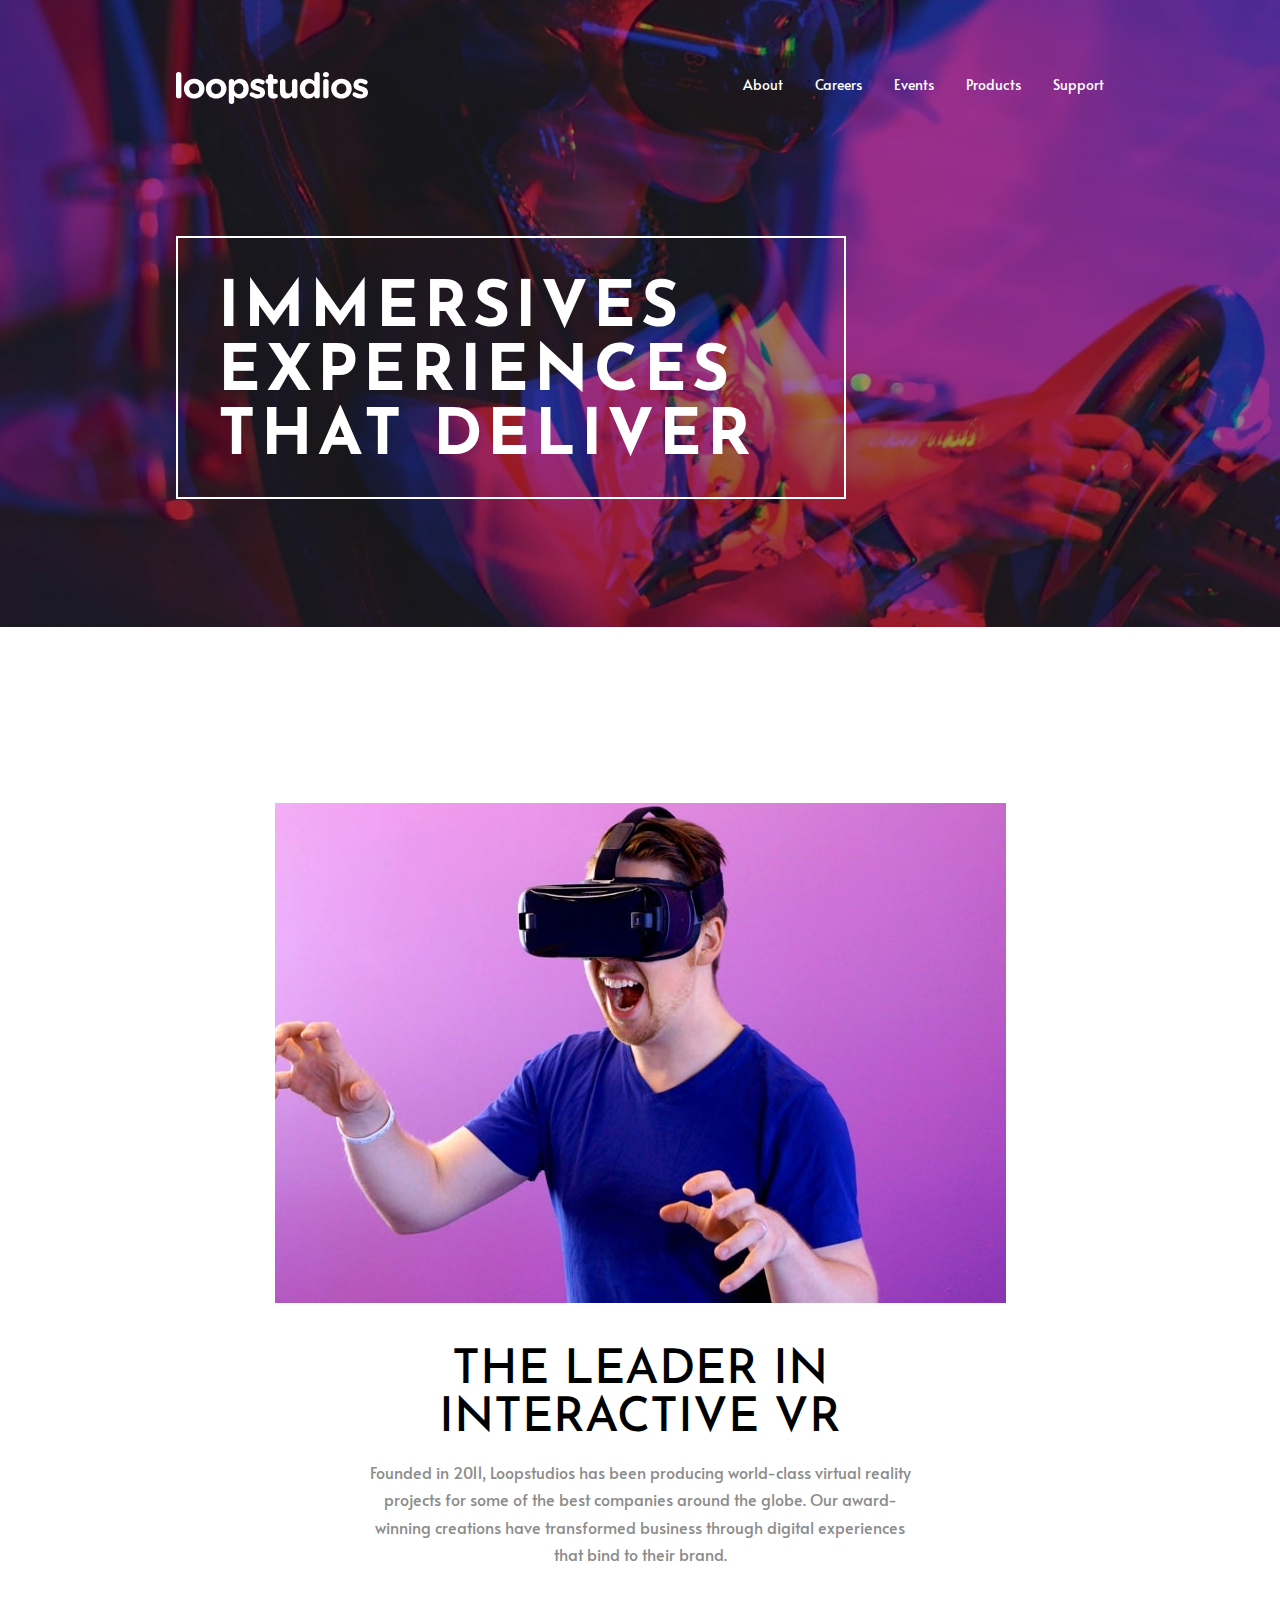
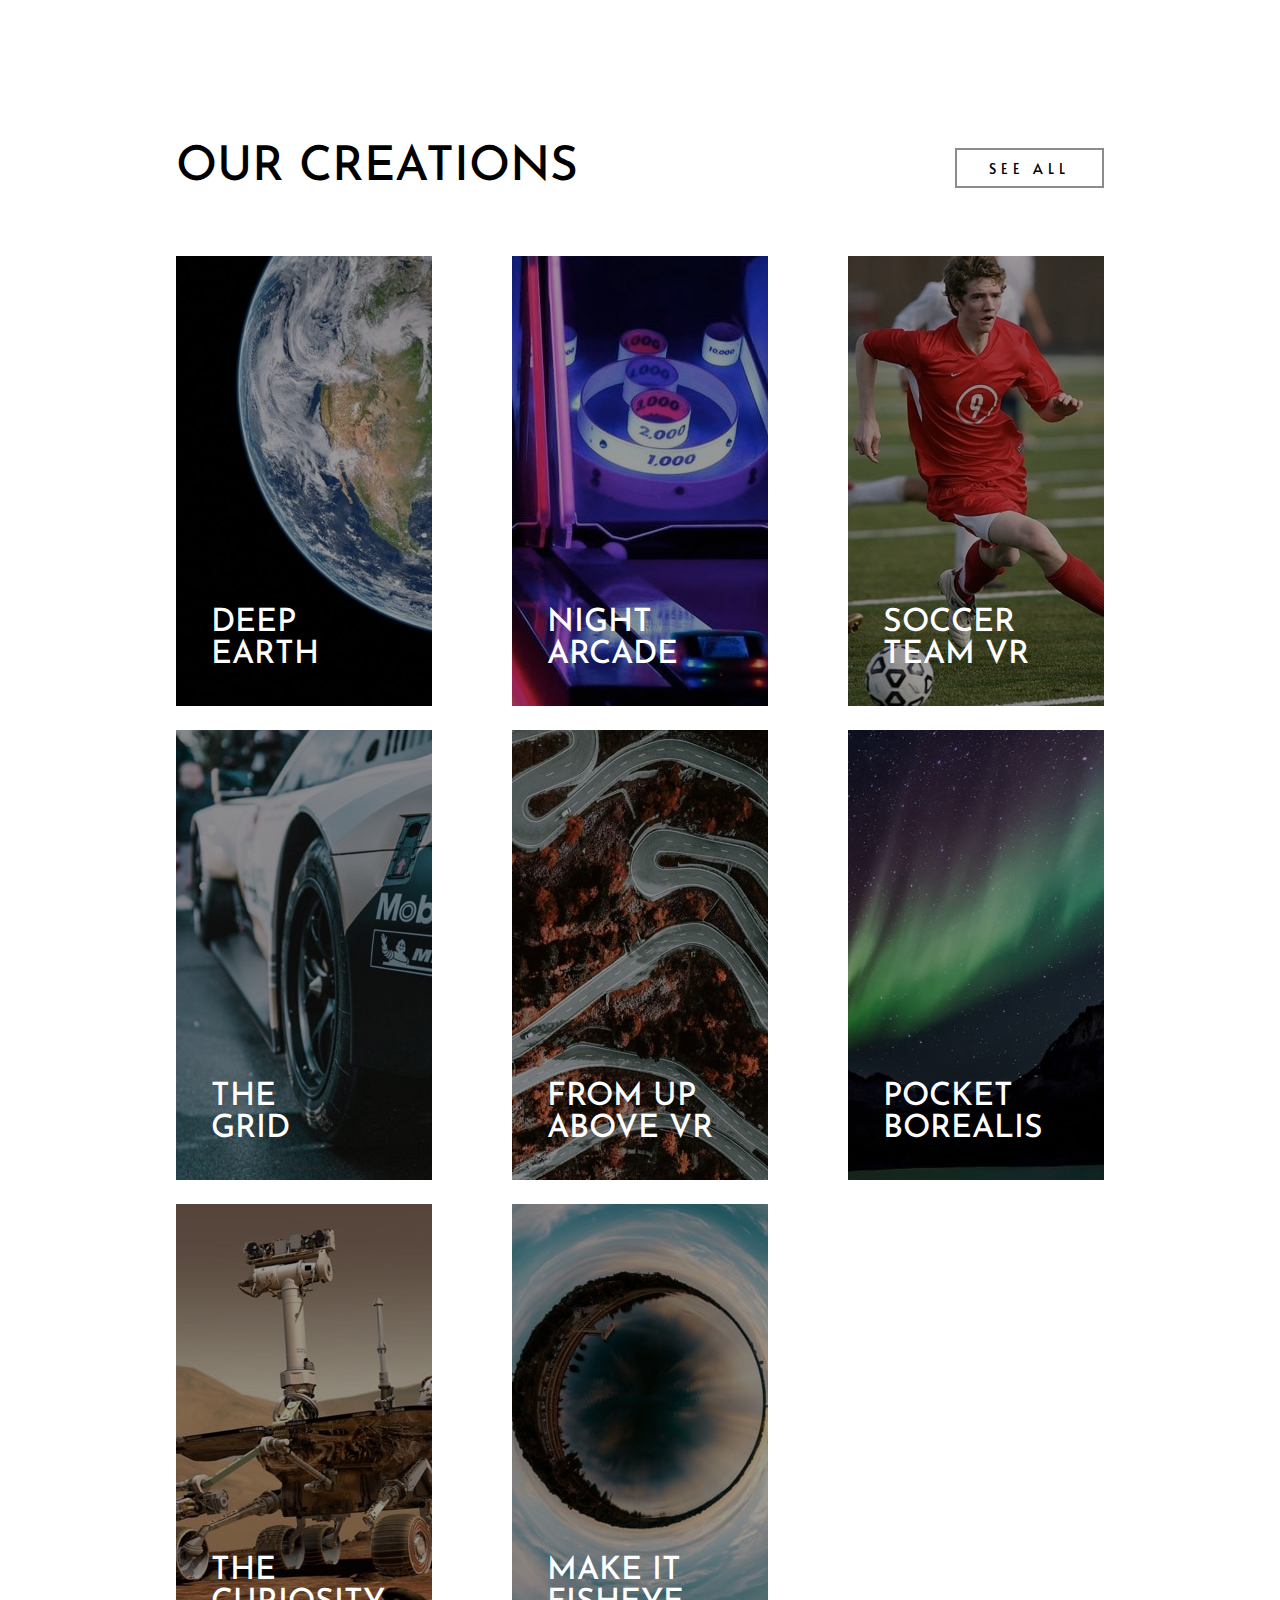
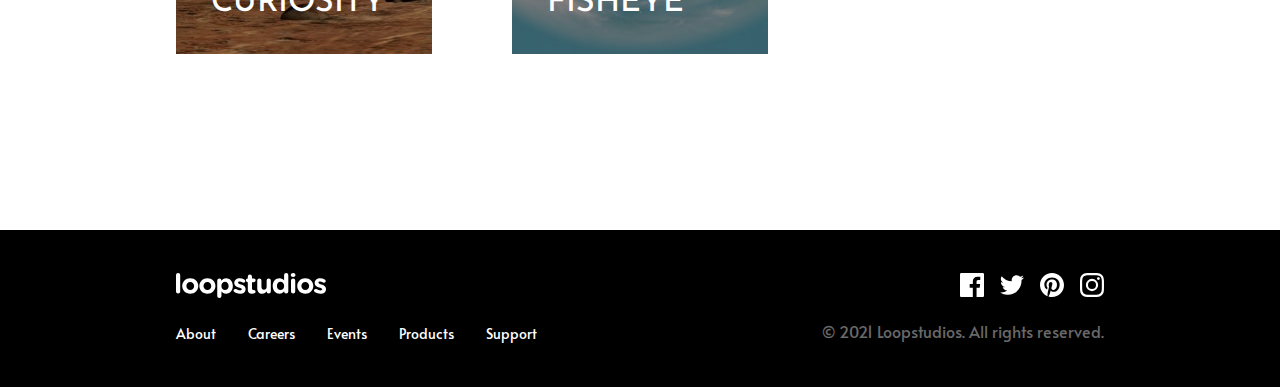
<file: loopstudios/index.html>
<!DOCTYPE html>
<html lang="en">
  <head>
    <meta charset="UTF-8" />
    <meta http-equiv="X-UA-Compatible" content="IE=edge" />
    <meta name="viewport" content="width=device-width, initial-scale=1.0" />
    <title>Loopstudios</title>
    <link rel="stylesheet" href="./styles/styles.css" />
    <link rel="stylesheet" href="./styles/responsive.css" />
    <script src="./src/index.js" defer></script>
  </head>
  <body>
    <section id="home" class="container">
      <header class="header">
        <nav class="navigation-menu">
          <div class="logo">
            <a class="logo" href="./index.html">
              <img src="./assets/imgs/logo.svg" alt="" />
            </a>
          </div>
          <ul id="header-menu" class="menu">
            <li>
              <a href="#about"> About </a>
            </li>
            <li>
              <a href="#careers"> Careers </a>
            </li>
            <li>
              <a href="#events"> Events </a>
            </li>
            <li>
              <a href="#products"> Products </a>
            </li>
            <li>
              <a href="#support"> Support </a>
            </li>
          </ul>
          <button class="hamburger-open">
            <img src="./assets/imgs/icon-hamburger.svg" alt="" />
          </button>
          <button class="hamburger-close">
            <img src="./assets/imgs/icon-close.svg" alt="" />
          </button>
        </nav>
      </header>
      <h1 class="main-title">
        Immersives <br />
        experiences <br />
        that deliver
      </h1>
    </section>
    <section id="about" class="container">
      <div class="about-img">
        <img src="./assets/imgs/desktop/image-interactive.jpg" alt="" />
      </div>
      <div class="about-content">
        <h2>The leader in interactive vr</h2>
        <p>
          Founded in 2011, Loopstudios has been producing world-class virtual
          reality projects for some of the best companies around the globe. Our
          award-winning creations have transformed business through digital
          experiences that bind to their brand.
        </p>
      </div>
    </section>
    <section id="our-creations" class="container">
      <div class="our-creations-content">
        <header class="our-creations-header">
          <h2>Our creations</h2>
          <button class="our-creations-button">See all</button>
        </header>
        <div class="cards">
          <div class="card">
            <img
              class="card-img desktop-img"
              src="./assets/imgs/desktop/image-deep-earth.jpg"
              alt=""
            />

            <img
              class="card-img mobile-img"
              src="./assets/imgs/mobile/image-deep-earth.jpg"
              alt=""
            />
            <h3>
              deep <br />
              Earth
            </h3>
          </div>
          <div class="card">
            <img
              class="card-img desktop-img"
              src="./assets/imgs/desktop/image-night-arcade.jpg"
              alt=""
            />

            <img
              class="card-img mobile-img"
              src="./assets/imgs/mobile/image-night-arcade.jpg"
              alt=""
            />
            <h3>
              Night <br />
              arcade
            </h3>
          </div>
          <div class="card">
            <img
              class="card-img desktop-img"
              src="./assets/imgs/desktop/image-soccer-team.jpg"
              alt=""
            />

            <img
              class="card-img mobile-img"
              src="./assets/imgs/mobile/image-soccer-team.jpg"
              alt=""
            />
            <h3>
              Soccer <br />
              team VR
            </h3>
          </div>
          <div class="card">
            <img
              class="card-img desktop-img"
              src="./assets/imgs/desktop/image-grid.jpg"
              alt=""
            />

            <img
              class="card-img mobile-img"
              src="./assets/imgs/mobile/image-grid.jpg"
              alt=""
            />
            <h3>
              The <br />
              Grid
            </h3>
          </div>
          <div class="card">
            <img
              class="card-img desktop-img"
              src="./assets/imgs/desktop/image-from-above.jpg"
              alt=""
            />

            <img
              class="card-img mobile-img"
              src="./assets/imgs/mobile/image-from-above.jpg"
              alt=""
            />
            <h3>
              From up <br />
              above VR
            </h3>
          </div>
          <div class="card">
            <img
              class="card-img desktop-img"
              src="./assets/imgs/desktop/image-pocket-borealis.jpg"
              alt=""
            />

            <img
              class="card-img mobile-img"
              src="./assets/imgs/mobile/image-pocket-borealis.jpg"
              alt=""
            />
            <h3>
              Pocket <br />
              Borealis
            </h3>
          </div>
          <div class="card">
            <img
              class="card-img desktop-img"
              src="./assets/imgs/desktop/image-curiosity.jpg"
              alt=""
            />

            <img
              class="card-img mobile-img"
              src="./assets/imgs/mobile/image-curiosity.jpg"
              alt=""
            />
            <h3>
              The <br />
              curiosity
            </h3>
          </div>
          <div class="card">
            <img
              class="card-img desktop-img"
              src="./assets/imgs/desktop/image-fisheye.jpg"
              alt=""
            />

            <img
              class="card-img mobile-img"
              src="./assets/imgs/mobile/image-fisheye.jpg"
              alt=""
            />
            <h3>
              Make it <br />
              fisheye
            </h3>
          </div>
        </div>
        <button class="our-creations-button-mobile">See all</button>
      </div>
    </section>
    <footer class="footer container">
      <div class="footer-content">
        <nav class="footer-nav">
          <div class="footer-logo">
            <a href="./index.html">
              <img src="./assets/imgs/logo.svg" alt="" />
            </a>
          </div>
          <ul class="menu">
            <li>
              <a href="#about"> About </a>
            </li>
            <li>
              <a href="#careers"> Careers </a>
            </li>
            <li>
              <a href="events"> Events </a>
            </li>
            <li>
              <a href="#products"> Products </a>
            </li>
            <li>
              <a href="#support"> Support </a>
            </li>
          </ul>
        </nav>
        <div class="social-medias-and-terms">
          <div class="social-medias">
            <ul>
              <li>
                <a href="#">
                  <img src="./assets/imgs/icon-facebook.svg" alt="" />
                </a>
              </li>
              <li>
                <a href="#">
                  <img src="./assets/imgs/icon-twitter.svg" alt="" />
                </a>
              </li>
              <li>
                <a href="#">
                  <img src="./assets/imgs/icon-pinterest.svg" alt="" />
                </a>
              </li>
              <li>
                <a href="#">
                  <img src="./assets/imgs/icon-instagram.svg" alt="" />
                </a>
              </li>
            </ul>
          </div>
          <p>&copy; 2021 Loopstudios. All rights reserved.</p>
        </div>
      </div>
    </footer>
  </body>
</html>
</file>
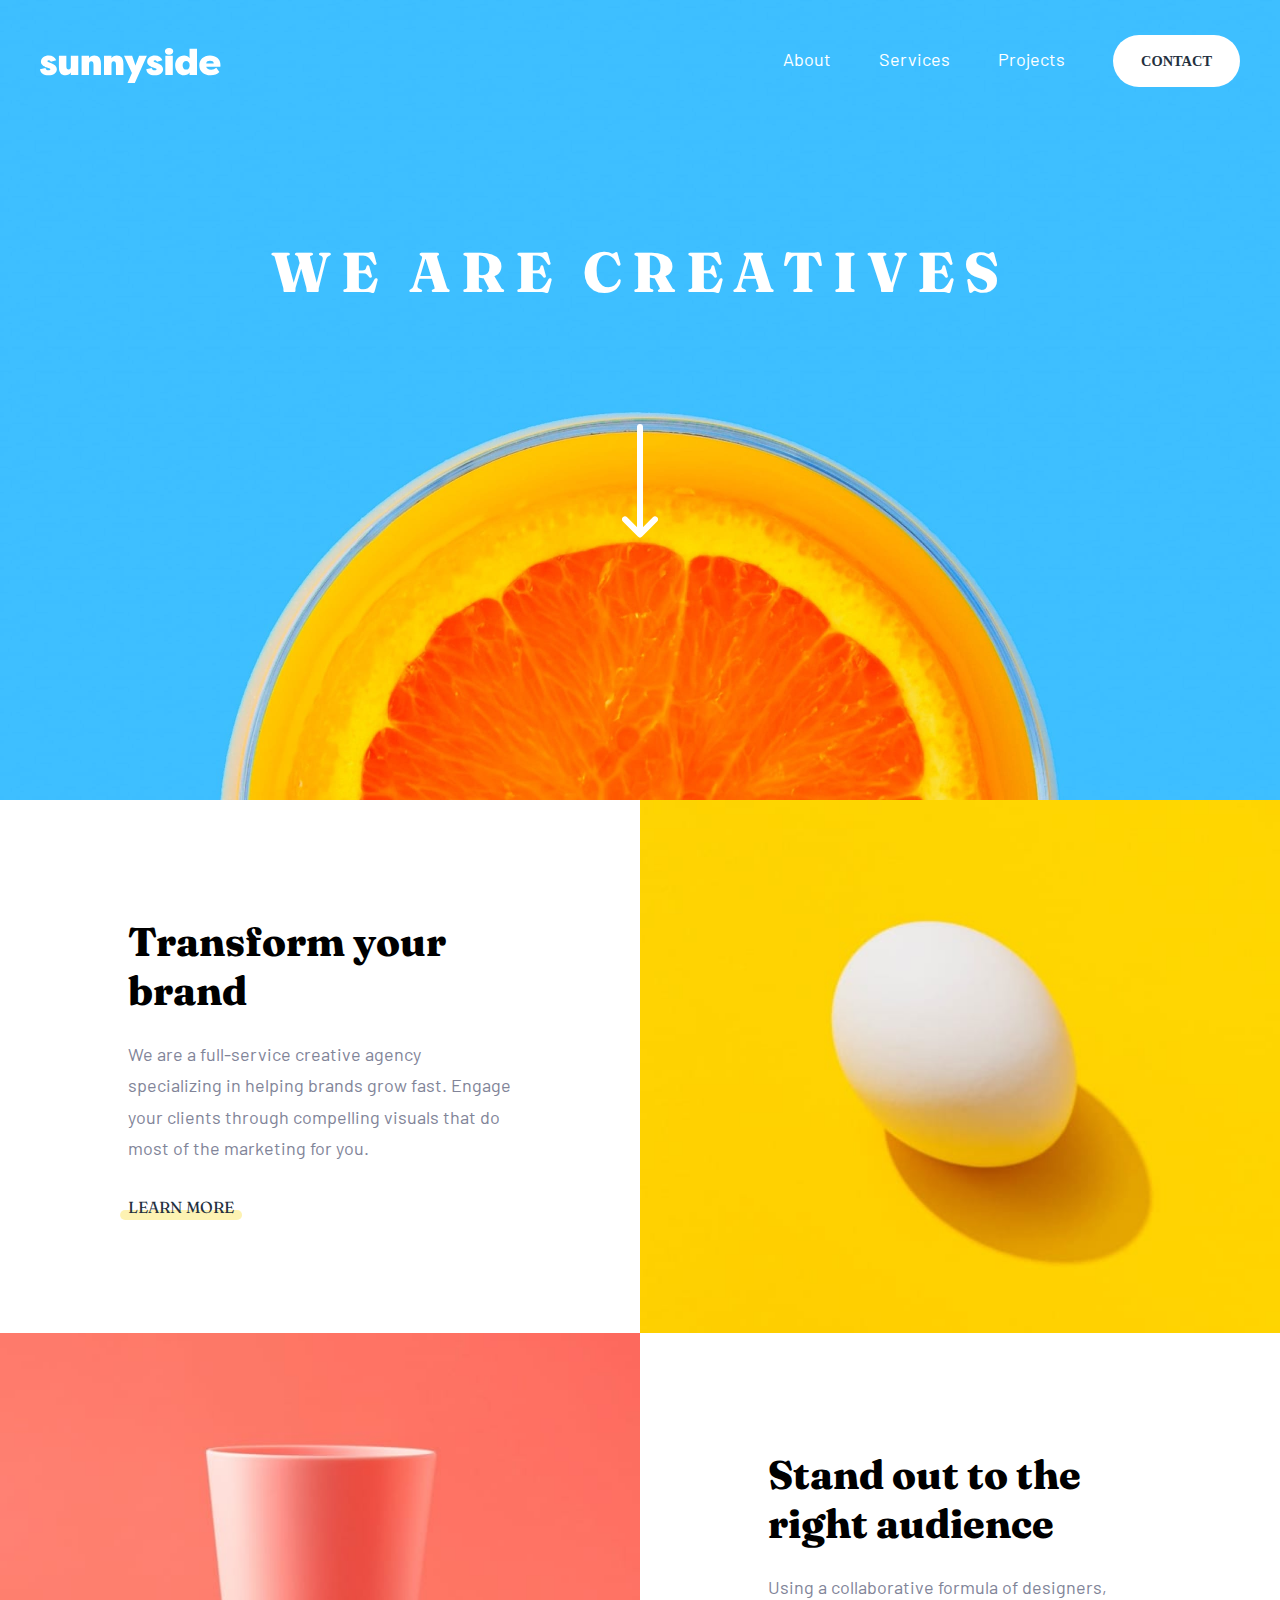
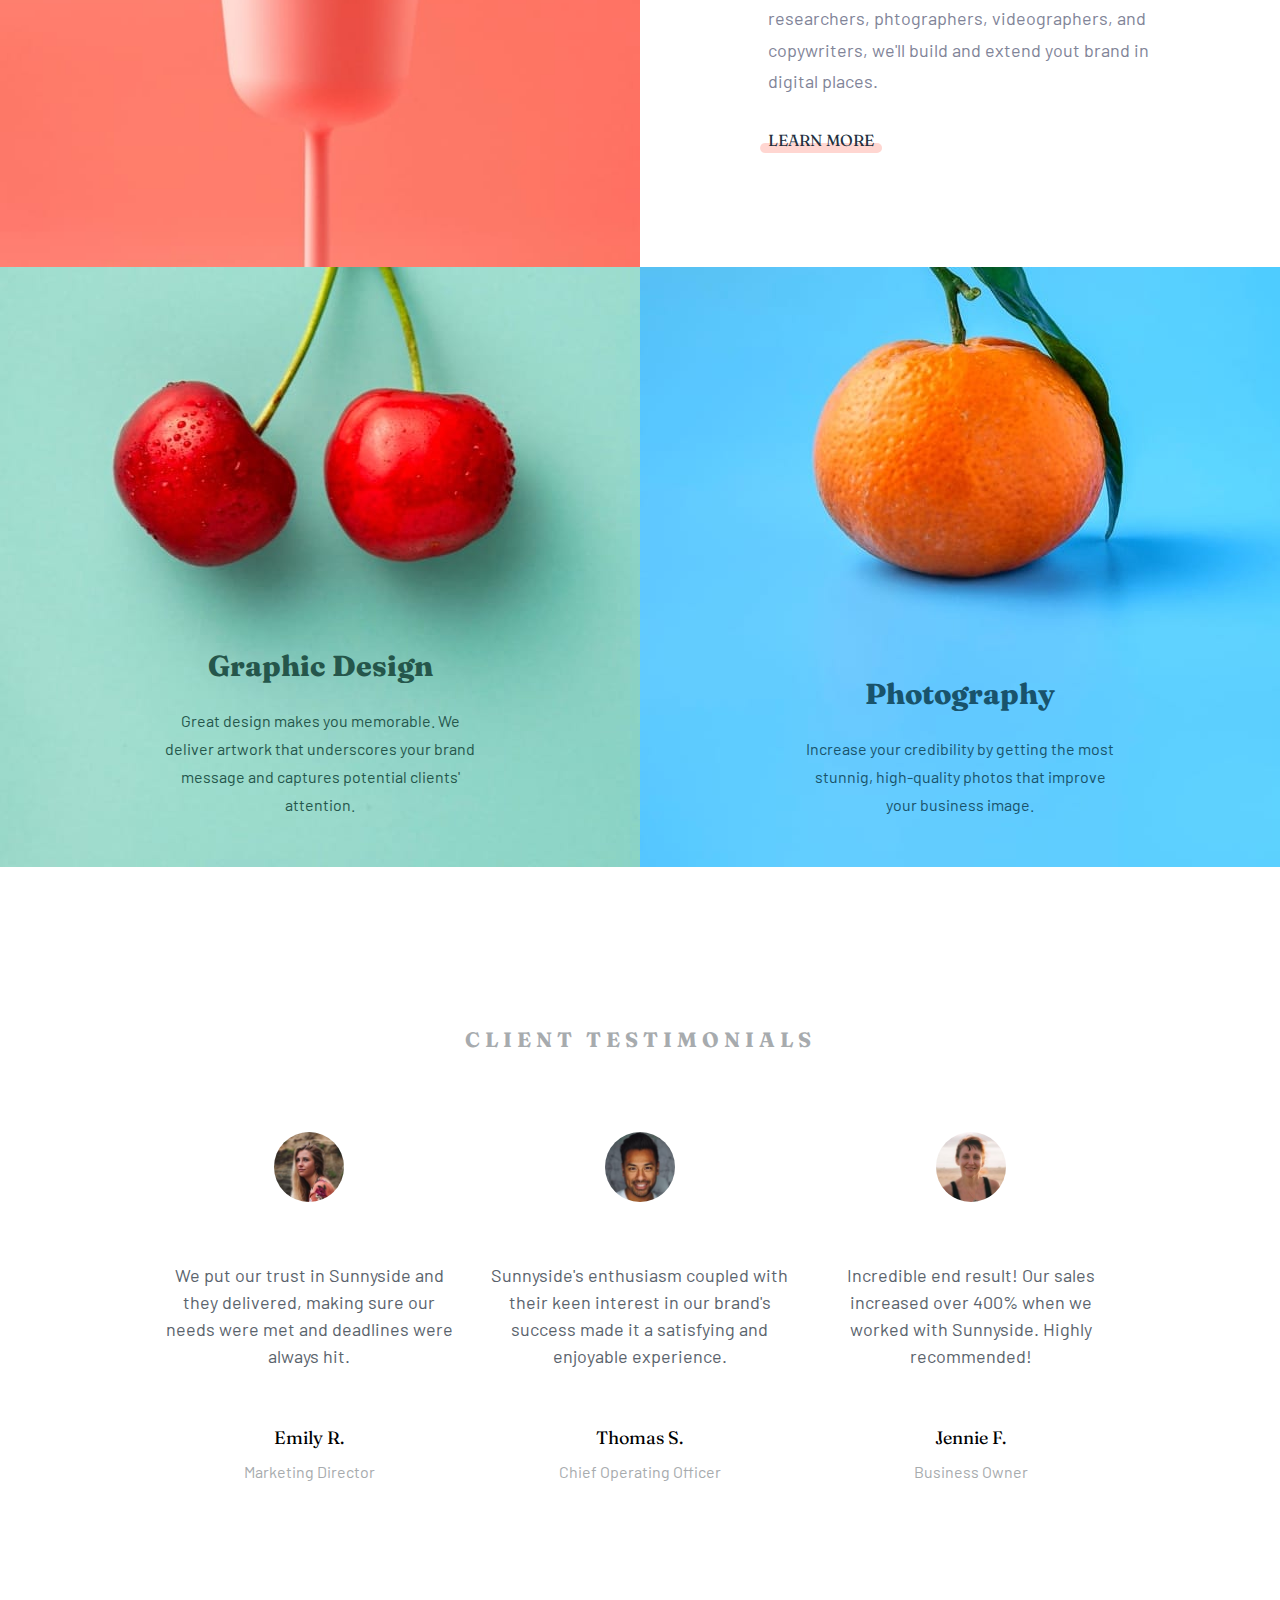
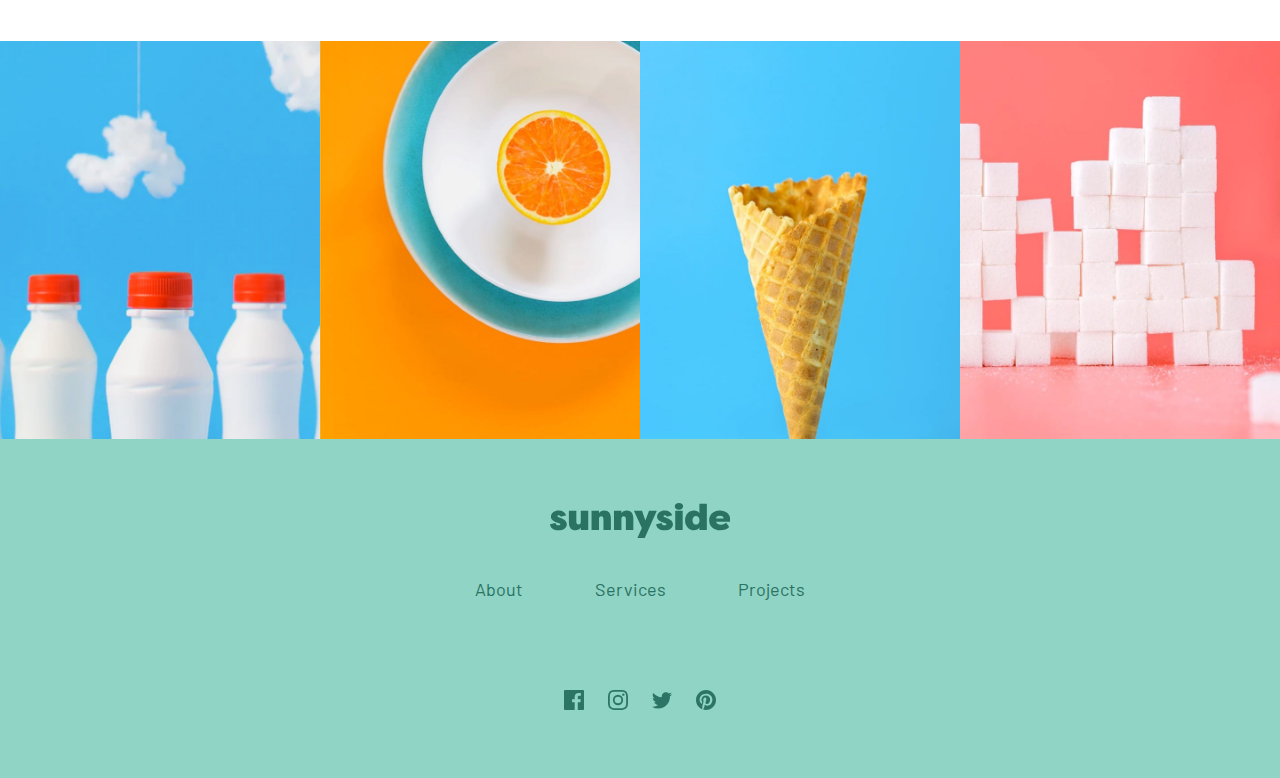
<file: sunnysideLP/index.html>
<!DOCTYPE html>
<html lang="en">
  <head>
    <meta charset="UTF-8" />
    <meta http-equiv="X-UA-Compatible" content="IE=edge" />
    <meta name="viewport" content="width=device-width, initial-scale=1.0" />
    <link rel="stylesheet" href="./styles/styles.css" />
    <link rel="stylesheet" href="./styles/responsive.css" />
    <script src="./src/index.js" defer></script>
    <link
      rel="shortcut icon"
      href="./assets/imgs/favicon-32x32.png"
      type="image/x-icon"
    />
    <title>Sunnyside</title>
  </head>
  <body>
    <section class="home">
      <header class="home-header">
        <div class="logo">
          <a href="index.html"
            ><img src="./assets/imgs/logo.svg" alt="Logo Sunnyside"
          /></a>
        </div>
        <nav id="menu" class="">
          <ul>
            <li><a href="#">About</a></li>
            <li><a href="#">Services</a></li>
            <li><a href="#">Projects</a></li>
            <li><a class="contact-button">Contact</a></li>
          </ul>
        </nav>
        <div class="hamburger">
          <button class="hamburger-btn">
            <img src="./assets/imgs/icon-hamburger.svg" alt="menu" />
          </button>
        </div>
      </header>

      <div class="title-home">
        <h1>We are creatives</h1>
        <a href="#services">
          <img src="./assets/imgs/icon-arrow-down.svg" alt="arrow down" />
        </a>
      </div>
    </section>
    <section id="services" class="services">
      <div class="services-content">
        <div>
          <h2>Transform your brand</h2>
          <p>
            We are a full-service creative agency specializing in helping brands
            grow fast. Engage your clients through compelling visuals that do
            most of the marketing for you.
          </p>
          <a class="anchor-transform-your-brand" href="#">Learn more</a>
        </div>
      </div>
      <div class="egg-image">
        <img
          src="./assets/imgs/desktop/image-transform.jpg"
          alt="an egg image"
        />
      </div>
      <div>
        <img
          src="./assets/imgs/desktop/image-stand-out.jpg"
          alt="a pink glass image"
        />
      </div>
      <div class="services-content">
        <div>
          <h2>Stand out to the right audience</h2>
          <p>
            Using a collaborative formula of designers, researchers,
            phtographers, videographers, and copywriters, we'll build and extend
            yout brand in digital places.
          </p>
          <a class="anchor-stand-out" href="#">Learn more</a>
        </div>
      </div>
      <div class="other-services graphic-design">
        <div>
          <h3 class="design-text">Graphic design</h3>
          <p class="design-text">
            Great design makes you memorable. We deliver artwork that
            underscores your brand message and captures potential clients'
            attention.
          </p>
        </div>
      </div>
      <div class="other-services photography">
        <div>
          <h3 class="photography-text">Photography</h3>
          <p class="photography-text">
            Increase your credibility by getting the most stunnig, high-quality
            photos that improve your business image.
          </p>
        </div>
      </div>
    </section>
    <section class="testimonials">
      <h2>Client testimonials</h2>
      <div class="testimonials-cards">
        <div class="testimonial">
          <img src="./assets/imgs/image-emily.jpg" alt="an Emily photo" />
          <p>
            We put our trust in Sunnyside and they delivered, making sure our
            needs were met and deadlines were always hit.
          </p>
          <div class="testimonial-author">
            <span class="name">Emily R.</span>
            <span class="profession">Marketing Director</span>
          </div>
        </div>
        <div class="testimonial">
          <img src="./assets/imgs/image-thomas.jpg" alt="a Thomas photo" />
          <p>
            Sunnyside's enthusiasm coupled with their keen interest in our
            brand's success made it a satisfying and enjoyable experience.
          </p>
          <div class="testimonial-author">
            <span class="name">Thomas S.</span>
            <span class="profession">Chief Operating Officer</span>
          </div>
        </div>
        <div class="testimonial">
          <img src="./assets/imgs/image-jennie.jpg" alt="a Jennie photo" />
          <p>
            Incredible end result! Our sales increased over 400% when we worked
            with Sunnyside. Highly recommended!
          </p>
          <div class="testimonial-author">
            <span class="name">Jennie F.</span>
            <span class="profession">Business Owner</span>
          </div>
        </div>
      </div>
    </section>
    <section class="other-imgs">
      <img
        src="./assets/imgs/desktop/image-gallery-milkbottles.jpg"
        alt="milk bottles image"
      />
      <img
        src="./assets/imgs/desktop/image-gallery-orange.jpg"
        alt="orange image"
      />
      <img
        src="./assets/imgs/desktop/image-gallery-cone.jpg"
        alt="ice cream cone image"
      />
      <img
        src="./assets/imgs/desktop/image-gallery-sugarcubes.jpg"
        alt="sugar cubes image"
      />
    </section>

    <footer>
      <div class="footer-container">
        <div class="logo">
          <a href="index.html">
            <svg xmlns="http://www.w3.org/2000/svg" viewbox="0 0 124 24">
              <path
                d="M5.857 18.708c1.638 0 2.995-.36 4.07-1.08 1.075-.721 1.613-1.769 1.613-3.144-.083-1.855-1.464-3.246-4.144-4.173l-1.44-.597c-.314-.1-.538-.198-.67-.298a.45.45 0 01-.198-.373c0-.414.273-.62.819-.62.678 0 1.182.347 1.513 1.043l3.698-1.044c-.893-2.22-2.614-3.329-5.162-3.329-1.522 0-2.788.398-3.797 1.193C1.15 7.08.645 8.116.645 9.39c0 .398.058.766.174 1.106.116.34.29.638.521.894.232.257.455.48.67.671.215.19.488.369.82.534.33.166.582.286.756.36.174.075.41.162.707.261l.422.15 1.49.546c.363.133.6.244.707.335a.449.449 0 01.16.36c0 .431-.404.647-1.215.647-1.191 0-1.903-.53-2.134-1.59L0 14.509c.463 2.8 2.416 4.2 5.857 4.2zm11.636 0c1.638 0 2.845-.63 3.623-1.888v1.615h5.112V5.366h-5.112v7.156c0 1.474-.505 2.21-1.514 2.21-1.026 0-1.539-.736-1.539-2.21V5.366h-5.112v7.653c0 3.793 1.514 5.69 4.542 5.69zm16.103-.273V11.28c0-1.475.504-2.212 1.513-2.212 1.026 0 1.54.737 1.54 2.212v7.155h5.111v-7.652c0-3.793-1.513-5.69-4.541-5.69-1.638 0-2.846.63-3.623 1.888V5.366h-5.113v13.069h5.113zm15.383 0V11.28c0-1.475.504-2.212 1.514-2.212 1.025 0 1.538.737 1.538 2.212v7.155h5.113v-7.652c0-3.793-1.514-5.69-4.542-5.69-1.638 0-2.846.63-3.623 1.888V5.366h-5.113v13.069h5.113zM64.958 24l8.289-18.634H67.91l-2.532 6.684-2.258-6.684h-5.584l5.435 11.802L59.944 24h5.014zm13.67-5.292c1.638 0 2.995-.36 4.07-1.08 1.076-.721 1.614-1.769 1.614-3.144-.083-1.855-1.465-3.246-4.145-4.173l-1.44-.597c-.314-.1-.537-.198-.67-.298a.45.45 0 01-.198-.373c0-.414.273-.62.819-.62.678 0 1.183.347 1.514 1.043l3.698-1.044c-.894-2.22-2.614-3.329-5.162-3.329-1.522 0-2.788.398-3.797 1.193-1.01.795-1.514 1.83-1.514 3.105 0 .398.058.766.173 1.106.116.34.29.638.522.894.231.257.455.48.67.671.215.19.488.369.819.534.33.166.583.286.757.36.173.075.41.162.707.261l.422.15 1.489.546c.364.133.6.244.707.335a.449.449 0 01.161.36c0 .431-.405.647-1.216.647-1.19 0-1.902-.53-2.134-1.59l-3.723.844c.464 2.8 2.416 4.2 5.857 4.2zm9.8-14.137c.91 0 1.613-.215 2.11-.646.495-.43.744-.977.744-1.64 0-.678-.24-1.23-.72-1.651C90.082.21 89.371 0 88.428 0c-.943 0-1.655.211-2.135.634-.48.422-.72.973-.72 1.652 0 .662.249 1.209.745 1.64.497.43 1.2.645 2.11.645zm2.556 13.864V5.366H85.87v13.069h5.113zm7.74.273c1.737 0 2.977-.63 3.722-1.888v1.615h5.112V.472h-5.112v6.534c-.745-1.275-1.985-1.913-3.723-1.913-1.753 0-3.214.642-4.38 1.926-1.166 1.283-1.75 2.91-1.75 4.882 0 1.97.584 3.598 1.75 4.882 1.166 1.283 2.627 1.925 4.38 1.925zm1.39-3.9c-.729 0-1.312-.274-1.75-.82-.439-.547-.658-1.243-.658-2.087 0-.845.215-1.54.645-2.087.447-.547 1.034-.82 1.762-.82s1.311.273 1.75.82c.438.546.657 1.242.657 2.087 0 .844-.219 1.54-.657 2.087-.439.546-1.022.82-1.75.82zm16.698 3.9c2.597 0 4.624-.754 6.08-2.26l-2.11-2.833c-1.042.845-2.217 1.267-3.524 1.267-.992 0-1.799-.224-2.42-.67-.62-.448-.93-.879-.93-1.293h9.604c.083-.298.124-.687.124-1.167 0-2.054-.674-3.677-2.022-4.87-1.349-1.193-3.073-1.789-5.175-1.789-2.25 0-4.028.671-5.335 2.013-1.307 1.341-1.961 2.956-1.961 4.844 0 1.938.69 3.549 2.072 4.833 1.382 1.283 3.247 1.925 5.597 1.925zm2.208-8.149h-5.112c.033-.613.298-1.08.794-1.404.496-.323 1.084-.484 1.762-.484.678 0 1.266.165 1.762.497.497.331.761.795.794 1.391z"
                fill="#FFF"
                fill-rule="nonzero"
              />
            </svg>
          </a>
        </div>
        <nav>
          <ul>
            <li><a href="#">About</a></li>
            <li><a href="#">Services</a></li>
            <li><a href="#">Projects</a></li>
          </ul>
          <ul class="social-medias">
            <li>
              <a href="#"
                ><img src="./assets/imgs/icon-facebook.svg" alt="Facebook icon"
              /></a>
            </li>
            <li>
              <a href="#"
                ><img
                  src="./assets/imgs/icon-instagram.svg"
                  alt="Instagram icon"
              /></a>
            </li>
            <li>
              <a href="#"
                ><img src="./assets/imgs/icon-twitter.svg" alt="Twitter icon"
              /></a>
            </li>
            <li>
              <a href="#"
                ><img
                  src="./assets/imgs/icon-pinterest.svg"
                  alt="Pinterest icon"
              /></a>
            </li>
          </ul>
        </nav>
      </div>
    </footer>
  </body>
</html>
</file>
<file: loopstudios/styles/styles.css>
@import url('https://fonts.googleapis.com/css2?family=Alata&family=Josefin+Sans:wght@300&display=swap');

:root {
  --white: hsl(0, 0%, 100%);
  --black: hsl(0, 0%, 0%);
  --dark-gray: hsl(0, 0%, 55%);
  --very-dark-gray: hsl(0, 0%, 41%);
  --font-size: 15px;
  --font-family: 'Alata';
  --font-family-2: 'Josefin Sans';
}

html {
  scroll-behavior: smooth;
}

* {
  margin: 0;
  padding: 0;
  box-sizing: border-box;
}

.container {
  padding: 0rem 11rem;
}

#home {
  position: relative;
  margin-bottom: 11rem;
  padding-bottom: 8rem;
}

#home::before {
  content: '';
  position: absolute;
  top: 0;
  left: 0;
  right: 0;

  z-index: -1;

  background-image: url('../assets/imgs/desktop/image-hero.jpg');
  background-size: cover;
  background-repeat: no-repeat;
  background-position: center;
  width: 100%;
  height: 100%;

  filter: brightness(60%);
}

.header {
  font-family: var(--font-family);
  padding-top: 4.5rem;
}

.header .logo {
  z-index: 4;
}

.navigation-menu {
  display: flex;
  justify-content: space-between;
}

.menu {
  display: flex;
  gap: 2rem;
  list-style: none;
}

#header-menu {
  display: flex;
}

#header-menu.active {
  visibility: visible;

  flex-direction: column;
  justify-content: center;

  padding-left: 2.5rem;

  position: absolute;
  background-color: var(--black);
  left: 0;
  z-index: 3;
  width: 100%;
}

#header-menu.active li a {
  font-size: 2rem;
  text-transform: uppercase;
  font-family: var(--font-family-2);
}

.menu li a {
  color: var(--white);
  text-decoration: none;
  font-size: 0.9rem;
  position: relative;
}

.menu li a::after {
  content: '';
  width: 0px;
  height: 2px;
  background-color: var(--white);
  position: absolute;
  left: 50%;
  bottom: -0.5rem;
  transform: translate(-50%, 0);

  transition: 0.5s;
}

.menu li a:hover::after {
  width: 25px;
}

.hamburger-open,
.hamburger-close {
  display: none;
  background-color: transparent;
  cursor: pointer;
  border: none;
  outline: none;
}

.hamburger-open img,
.hamburger-close img {
  width: 40px;
}

.hamburger-open.disabled {
  display: none;
}

.hamburger-close {
  display: none;
  z-index: 4;
}

.hamburger-close.active {
  display: block;
}

.main-title {
  color: var(--white);
  border: 2px solid var(--white);
  display: inline-block;
  padding: 2.5rem 5.5rem 1.7rem 2.5rem;
  font-size: 4rem;
  text-transform: uppercase;
  font-family: var(--font-family-2);
  letter-spacing: 5px;
  margin: 8rem 0rem 0rem 0rem;
}

#about {
  margin-bottom: 11rem;
  position: relative;
}

.about-content {
  background-color: var(--white);
  position: absolute;
  width: 550px;
  padding: 5.5rem 0rem 0rem 5.5rem;
  right: 11rem;
  bottom: 4px;
}

.about-content h2 {
  text-transform: uppercase;
  font-family: var(--font-family-2);
  font-weight: 500;
  font-size: 3rem;
  margin-bottom: 1rem;
}

.about-content p {
  font-family: var(--font-family);
  color: var(--dark-gray);
  line-height: 1.7;
}

#our-creations {
  margin-bottom: 11rem;
}

.our-creations-content {
  display: flex;
  flex-direction: column;
}

.our-creations-header {
  display: flex;
  justify-content: space-between;
  align-items: center;
  margin-bottom: 4rem;
}

.our-creations-button,
.our-creations-button-mobile {
  background-color: var(--white);
  padding: 0.5rem 2rem;
  border: 2px solid var(--dark-gray);
  cursor: pointer;
  text-transform: uppercase;
  letter-spacing: 5px;
  font-family: var(--font-family);
  font-size: 0.9rem;

  transition: 0.6s;
}

.our-creations-button:hover,
.our-creations-button-mobile:hover {
  color: var(--white);
  background-color: var(--black);
  border-color: var(--black);
}

.our-creations-button-mobile {
  display: none;
  align-self: center;
  padding: 1rem 3rem;
  margin-top: 2.5rem;
}

.our-creations-content h2 {
  text-transform: uppercase;
  font-family: var(--font-family-2);
  font-size: 3rem;
  font-weight: 500;
}

.cards {
  display: grid;
  grid-template-columns: auto auto auto auto;
  justify-content: space-between;
  gap: 1.5rem;
}

.card {
  position: relative;
  cursor: pointer;
  color: var(--white);

  transition: 0.6s;
}

.card:hover {
  color: var(--black);
}

.card::before {
  content: '';
  position: absolute;
  top: 0;
  left: 0;
  right: 0;

  background-color: var(--white);

  z-index: 2;
  width: 100%;
  height: 100%;

  opacity: 0%;

  transition: 0.6s;
}

.card:hover::before {
  opacity: 65%;
}

.card-img {
  filter: brightness(60%);
}

.card .desktop-img {
  display: block;
}

.card .mobile-img {
  display: none;
}

.cards .card h3 {
  font-family: var(--font-family-2);
  font-size: 2rem;
  font-weight: 500;
  text-transform: uppercase;
  line-height: 1;
  position: absolute;
  z-index: 2;
  left: 35px;
  bottom: 35px;
}

.footer {
  background-color: var(--black);
  color: var(--white);
  font-family: var(--font-family);
}

.footer-content {
  padding: 2.7rem 0rem;
  display: flex;
  justify-content: space-between;
}

.footer-logo {
  margin-bottom: 1.2rem;
}

.footer-logo img {
  height: 25px;
}

.social-medias-and-terms p {
  color: var(--very-dark-gray);
}

.social-medias {
  display: flex;
  justify-content: end;
  margin-bottom: 1.2rem;
}

.social-medias ul {
  list-style: none;
  display: flex;
  align-items: center;
  gap: 1rem;
}

.social-medias ul li a {
  position: relative;
}

.social-medias ul li a::after {
  content: '';
  width: 0%;
  height: 2px;
  background-color: var(--white);
  position: absolute;
  left: 0;
  bottom: -0.4rem;

  transition: 0.6s;
}

.social-medias ul li a:hover::after {
  width: 100%;
}
</file>
<file: loopstudios/styles/responsive.css>
@media screen and (min-width: 1600px) {
  #about {
    display: flex;
  }

  .about-content {
    position: static;
  }
}

@media screen and (max-width: 1439px) {
  #about {
    display: flex;
    flex-direction: column;
    align-items: center;
  }

  .about-img {
    margin-bottom: 2.5rem;
  }

  .about-content {
    position: static;
    padding: 0;
    text-align: center;
  }

  .cards {
    grid-template-columns: auto auto auto;
  }
}

@media screen and (max-width: 1170px) {
  #header-menu {
    visibility: hidden;
    position: absolute;
    top: 0;
    left: -100vw;
    width: 0;
    height: 100vh;
    transition: 0.6s;

    flex-direction: column;
    justify-content: center;

    padding-left: 2.5rem;
  }

  #header-menu li a {
    font-size: 2rem;
    text-transform: uppercase;
    font-family: var(--font-family-2);
  }

  .hamburger-open {
    display: block;
  }

  .main-title {
    font-size: 3rem;
  }

  .cards {
    grid-template-columns: auto auto;
    justify-content: space-evenly;
  }

  .footer-content {
    flex-direction: column;
  }

  .footer-nav {
    display: flex;
    justify-content: space-between;
  }

  .social-medias-and-terms {
    display: flex;
    justify-content: space-between;
  }
}

@media screen and (max-width: 920px) {
  .container {
    padding: 0rem 3rem;
  }

  .main-title {
    font-size: 2rem;
    padding: 1.25rem;
  }

  .about-content {
    width: 100%;
  }

  .about-img {
    text-align: center;
  }

  .about-img img {
    width: 100%;
  }

  .about-content h2 {
    font-size: 2rem;
    word-wrap: wrap;
  }

  .about-content p {
    font-size: 1.5rem;
  }
}

@media screen and (max-width: 768px) {
  .our-creations-button {
    display: none;
  }

  .our-creations-button-mobile {
    display: block;
  }

  .our-creations-content h2 {
    font-size: 2rem;
  }

  .cards {
    grid-template-columns: auto;
  }

  .card-img {
    width: 100%;
  }

  .card .desktop-img {
    display: none;
  }

  .card .mobile-img {
    display: block;
  }

  .cards .card h3 {
    left: 20px;
    bottom: 20px;
  }

  .footer-content {
    gap: 2rem;
  }

  .footer-nav {
    flex-direction: column;
    align-items: center;
  }

  .social-medias-and-terms {
    flex-direction: column;
    align-items: center;
  }
}

@media screen and (max-width: 400px) {
  .container {
    padding: 0rem 1.2rem;
  }

  .footer-content {
    gap: 3.5rem;
  }

  .footer-logo img {
    height: 35px;
  }

  .footer-nav .menu {
    text-align: center;
    flex-direction: column;
  }

  .footer-nav .menu a {
    font-size: 1.5rem;
  }
}
</file>
<file: sunnysideLP/styles/styles.css>
@import url('https://fonts.googleapis.com/css2?family=Barlow:wght@600&family=Fraunces:opsz,wght@9..144,700;9..144,900&display=swap');

:root {
  /* Primary */
  --soft-red: hsl(7, 99%, 70%);
  --yellow: hsl(51, 100%, 49%);
  --dark-desaturated-cyan-graphic-design-text: hsl(167, 40%, 24%);
  --dark-blue-photography-text: hsl(198, 62%, 26%);
  --dark-moderate-cyan-footer: #90d4c5;

  /* Neutral */
  --very-dark-desaturated-blue: hsl(212, 27%, 19%);
  --very-dark-grayish-blue: hsl(213, 9%, 39%);
  --dark-grayish-blue: hsl(232, 10%, 55%);
  --grayish-blue: hsl(210, 4%, 67%);
  --white: hsl(0, 0%, 100%);
}

html {
  scroll-behavior: smooth;
}

* {
  margin: 0;
  padding: 0;
  box-sizing: border-box;
}

p {
  font-family: 'Barlow';
}

.logo img {
  height: 35px;
}

.home {
  min-height: 800px;
  background-image: url('../assets/imgs/desktop/image-header.jpg');
  background-position: center;
  background-repeat: no-repeat;
  background-size: cover;
  display: flex;
  flex-direction: column;
}

.home-header {
  font-family: 'Barlow';
  font-size: 1.125rem;
  padding: 3rem 2.5rem;
  display: flex;
  justify-content: space-between;
}

.hamburger {
  display: none;
}

.hamburger-btn {
  background-color: transparent;
  border: none;
  cursor: pointer;
}

.hamburger-btn img {
  width: 35px;
}

.home-header nav ul {
  display: flex;
  gap: 3rem;
  list-style: none;
  align-items: center;
}

.home-header nav ul a {
  text-decoration: none;
  color: var(--white);
}

.home-header nav ul .contact-button {
  background-color: var(--white);
  color: var(--very-dark-desaturated-blue);
  font-size: 0.9rem;
  text-transform: uppercase;
  font-family: 'Frauces';
  font-weight: 900;
  padding: 1.1rem 1.75rem;
  border: none;
  border-radius: 40px;
  cursor: pointer;

  transition: background 0.5s, color 0.2s;
}

.home-header nav ul .contact-button:hover {
  background-color: #8ad8ff;
  color: var(--white);
}

.home .title-home {
  align-self: center;
  display: flex;
  flex-direction: column;
}

.home .title-home a {
  align-self: center;
  padding: 1rem;
}

.home .title-home h1 {
  font-size: 3.5rem;
  font-family: 'Fraunces';
  text-transform: uppercase;
  color: var(--white);
  font-weight: 800;
  letter-spacing: 10px;
  text-align: center;
  margin-top: 70px;
  margin-bottom: 70px;
  padding: 2rem;
}

.services {
  display: grid;
  grid-template-columns: repeat(2, minmax(0, 1fr));
}

.services div.services-content {
  display: flex;
  align-items: center;
  justify-content: center;
  padding: 0rem 8rem;
}

.services div.services-content h2 {
  font-family: 'Fraunces';
  font-size: 2.5rem;
  font-weight: 800;
  margin-bottom: 1.5rem;
}

.services div.services-content p {
  font-size: 1.125rem;
  line-height: 1.75;
  color: var(--dark-grayish-blue);
  margin-bottom: 2rem;
}

.services div.services-content a {
  position: relative;
  text-decoration: none;
  font-family: 'Fraunces';
  text-transform: uppercase;
  color: var(--very-dark-desaturated-blue);
}

.services div.services-content a::after {
  content: '';
  opacity: 0.3;
  width: 115%;
  height: 10px;
  position: absolute;
  bottom: -3px;
  left: 50%;
  z-index: -1;
  transform: translate(-50%, 0%);
  border-radius: 5px;

  transition: 0.5s;
}

.services div.services-content .anchor-transform-your-brand::after {
  background-color: var(--yellow);
}

.services div.services-content .anchor-stand-out::after {
  background-color: var(--soft-red);
}

.services div.services-content .anchor-transform-your-brand:hover::after,
.services div.services-content .anchor-stand-out:hover::after {
  opacity: 1;
}

.services img {
  width: 100%;
  display: block;
}

.services div.other-services {
  display: flex;
  align-items: flex-end;
  justify-content: center;
  padding: 0rem 10rem 3rem 10rem;
}

.services div.other-services {
  background-repeat: no-repeat;
  background-size: cover;
  height: 600px;
}

.services div.other-services.graphic-design,
.services div.other-services.photography {
  background-position: center;
}

.services div.other-services.graphic-design {
  background-image: url('../assets/imgs/desktop/image-graphic-design.jpg');
}

.services div.other-services.photography {
  background-image: url('../assets/imgs/desktop/image-photography.jpg');
}

.services div.other-services h3 {
  font-family: 'Fraunces';
  font-size: 1.8rem;
  font-weight: 800;
  margin-bottom: 1.5rem;
  text-align: center;
  text-transform: capitalize;
}

.services div.other-services p {
  text-align: center;
  line-height: 1.75;
}

.services div.other-services .design-text {
  color: var(--dark-desaturated-cyan-graphic-design-text);
}

.services div.other-services .photography-text {
  color: var(--dark-blue-photography-text);
}

.testimonials {
  display: flex;
  flex-direction: column;
  align-items: center;
  justify-content: center;
  padding: 10rem;
}

.testimonials h2 {
  font-family: 'Fraunces';
  font-size: 1.3rem;
  text-transform: uppercase;
  letter-spacing: 5px;
  color: var(--grayish-blue);
  margin-bottom: 5rem;
}

.testimonials .testimonials-cards {
  display: grid;
  grid-template-columns: repeat(3, minmax(0, 1fr));
  gap: 2rem;
}

.testimonials .testimonials-cards .testimonial {
  text-align: center;
}

.testimonials .testimonials-cards .testimonial img {
  border-radius: 50%;
  width: 70px;
  margin-bottom: 3.5rem;
}

.testimonials .testimonials-cards .testimonial p {
  color: var(--very-dark-grayish-blue);
  font-size: 1.125rem;
  line-height: 1.5;
  margin-bottom: 3.5rem;
}

.testimonials .testimonials-cards .testimonial .testimonial-author {
  display: flex;
  flex-direction: column;
  gap: 0.85rem;
}

.testimonials .testimonials-cards .testimonial span.name {
  font-family: 'Fraunces';
  font-size: 1.125rem;
}

.testimonials .testimonials-cards .testimonial span.profession {
  font-family: 'Barlow';
  color: var(--grayish-blue);
}

.other-imgs {
  display: grid;
  grid-template-columns: repeat(4, 1fr);
}

.other-imgs img {
  width: 100%;
}

footer {
  background-color: var(--dark-moderate-cyan-footer);
  padding: 4rem 0rem;
  font-family: 'Barlow';
  font-size: 1.125rem;
  display: flex;
  justify-content: center;
}

.footer-container {
  text-align: center;
}

.footer-container .logo {
  margin-bottom: 2.25rem;
}

.footer-container .logo svg {
  height: 35px;
}

.footer-container .logo svg path {
  fill: #2a7362;
}

.footer-container nav {
  display: flex;
  flex-direction: column;
  justify-content: center;
  align-items: center;
  gap: 5.65rem;
}

.footer-container nav ul {
  display: flex;
  gap: 3.5rem;
  list-style: none;
  align-items: center;
}

.footer-container nav ul a {
  text-decoration: none;
  color: #2a7362;
  padding: 0.5rem;

  transition: 0.3s;
}

.footer-container nav ul a:hover {
  color: var(--white);
}

.footer-container nav ul.social-medias {
  gap: 0.5rem;
}

.footer-container nav ul.social-medias img {
  transition: 0.3s;
}

.footer-container nav ul.social-medias img:hover {
  filter: brightness(0) invert(1);
}
</file>
<file: sunnysideLP/styles/responsive.css>
@media screen and (max-width: 1200px) {
  .services div.services-content {
    padding: 3rem 3rem;
  }

  .services div.other-services {
    padding: 0rem 5rem 3rem 5rem;
  }

  .testimonials {
    padding: 5rem;
  }
}

@media screen and (max-width: 968px) {
  .home-header nav {
    display: none;
    position: absolute;
    top: 130px;
    right: 2.5rem;
    background-color: var(--white);
    padding: 2.5rem 5rem 3.6rem 5rem;
  }

  .home-header nav.active {
    display: block;
  }

  .home-header nav.active::before {
    content: '';
    width: 0px;
    height: 0px;
    position: absolute;
    border-left: 8px solid transparent;
    border-right: 20px solid var(--white);
    border-top: 20px solid transparent;
    border-bottom: 7px solid var(--white);
    right: 0;
    top: -24px;
  }

  .home-header nav ul {
    display: flex;
    flex-direction: column;
    gap: 3rem;
    list-style: none;
    align-items: center;
  }

  .home-header nav ul a {
    color: var(--dark-grayish-blue);
  }

  .hamburger {
    display: block;
  }

  .home-header nav ul .contact-button {
    background-color: var(--yellow);
    transition: 0s;
  }

  .home-header nav ul .contact-button:hover {
    background-color: var(--yellow);
    color: var(--very-dark-desaturated-blue);
  }

  .services {
    grid-template-columns: repeat(1, minmax(0, 1fr));
  }

  .egg-image {
    order: -1;
  }

  .services div.other-services {
    padding: 0rem 2rem 3rem 2rem;
  }

  .testimonials {
    padding: 5rem 10rem;
  }

  .testimonials .testimonials-cards {
    display: grid;
    grid-template-columns: repeat(1, minmax(0, 1fr));
    gap: 5rem;
  }

  .testimonials .testimonials-cards .testimonial img {
    margin-bottom: 2rem;
  }

  .testimonials .testimonials-cards .testimonial p {
    margin-bottom: 2rem;
  }
}

@media screen and (max-width: 720px) {
  .home .title-home h1 {
    font-size: 2rem;
  }

  .testimonials {
    padding: 5rem 2rem;
  }

  .testimonials h2 {
    font-size: 1rem;
  }

  .other-imgs {
    grid-template-columns: repeat(2, 1fr);
  }
}
</file>
